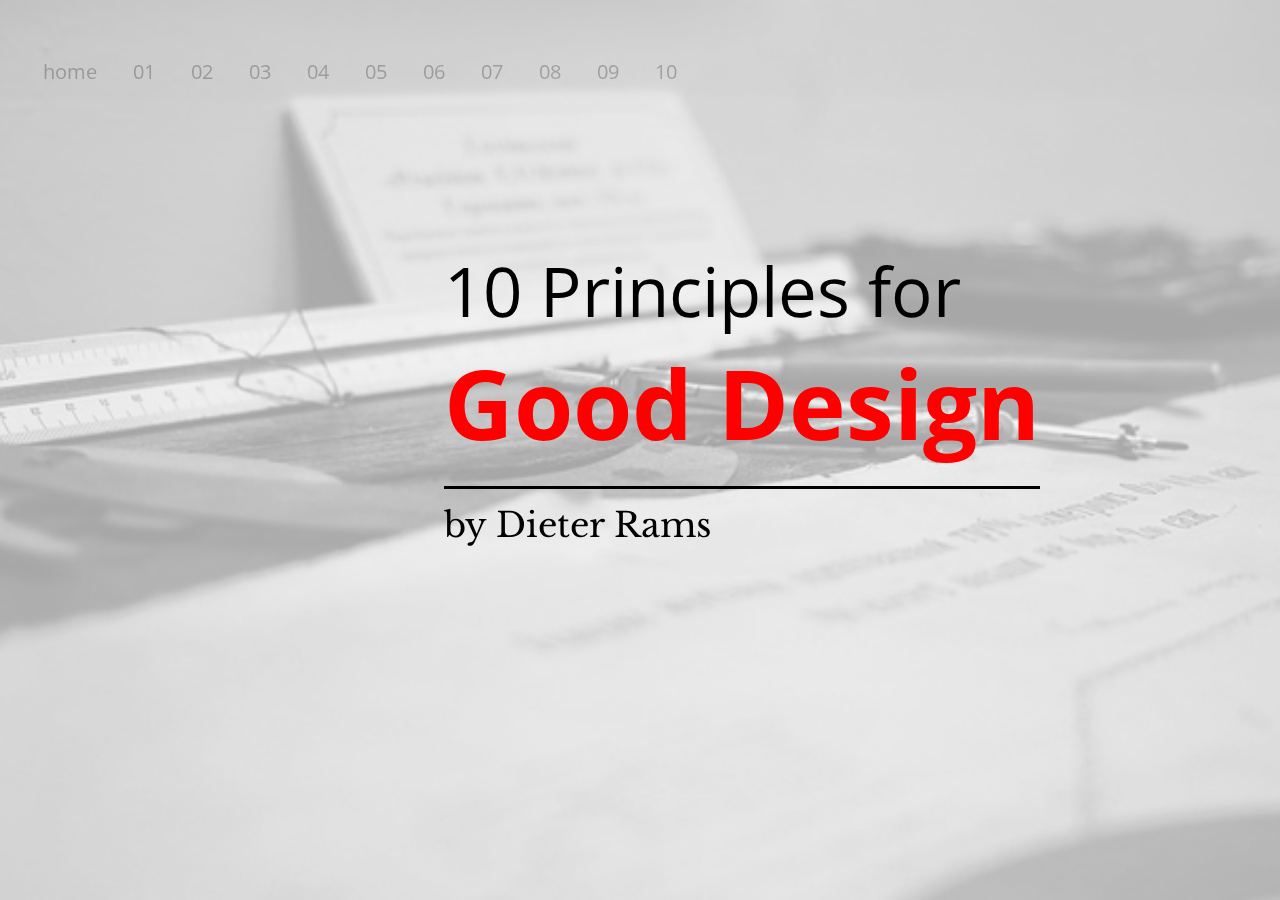
<file: index.html>
<!DOCTYPE html>
<html lang="en">
<head>
   <meta charset="UTF-8">
   <title>10 Principles for Good Design</title>
   <link rel="stylesheet" href="css/base.css">
   <link rel="stylesheet" href="css/main.css">
   <link href='http://fonts.googleapis.com/css?family=Open+Sans:600,700' rel='stylesheet' type='text/css'>
   <link href='http://fonts.googleapis.com/css?family=Libre+Baskerville' rel='stylesheet' type='text/css'>
</head>

<body>
   <img src="img/designer-desk.jpg" id="bg" alt="">
   <header>
      <nav>
         <ul>
            <li><a href="index.html">home</a></li>
            <li><a href="one.html">01</a></li>
            <li><a href="two.html">02</a></li>
            <li><a href="three.html">03</a></li>
            <li><a href="four.html">04</a></li>
            <li><a href="five.html">05</a></li>
            <li><a href="six.html">06</a></li>
            <li><a href="seven.html">07</a></li>
            <li><a href="eight.html">08</a></li>
            <li><a href="nine.html">09</a></li>
            <li><a href="ten.html">10</a></li>
         </ul>
      </nav>
   </header>
   <div>
      <style scoped type="text/css">
         h1 {
            font: 69px "Open Sans", sans-serif;
            padding-bottom: 18px
         }
         span {
            font: bold 96px "Open Sans", sans-serif;
            color: red;
         }
         h2 {
            font: 34px "Libre Baskerville", serif;
            border-top: 3px solid black;
            padding-top: 15px
         }
         div {float: right; padding: 140px 240px}

         @media screen and (max-width: 1180px) {
            h1 {font: 63px "Open Sans", sans-serif}
            span {font: bold 89px "Open Sans", sans-serif}
            h2 {font: 32px "Libre Baskerville", serif}
            div {float: right; padding: 140px 180px}
         }

         @media screen and (max-width: 950px) {
            h1 {font: 54px "Open Sans", sans-serif}
            span {font: bold 76px "Open Sans", sans-serif;}
            h2 {font: 24px "Libre Baskerville", serif;}
            div {float: right; padding: 140px 140px}
         }
      </style>
      <h1>10 Principles for<br><span>Good Design</span></h1>
      <h2>by Dieter Rams</h2>
   </div>
</body>
</html>
</file>
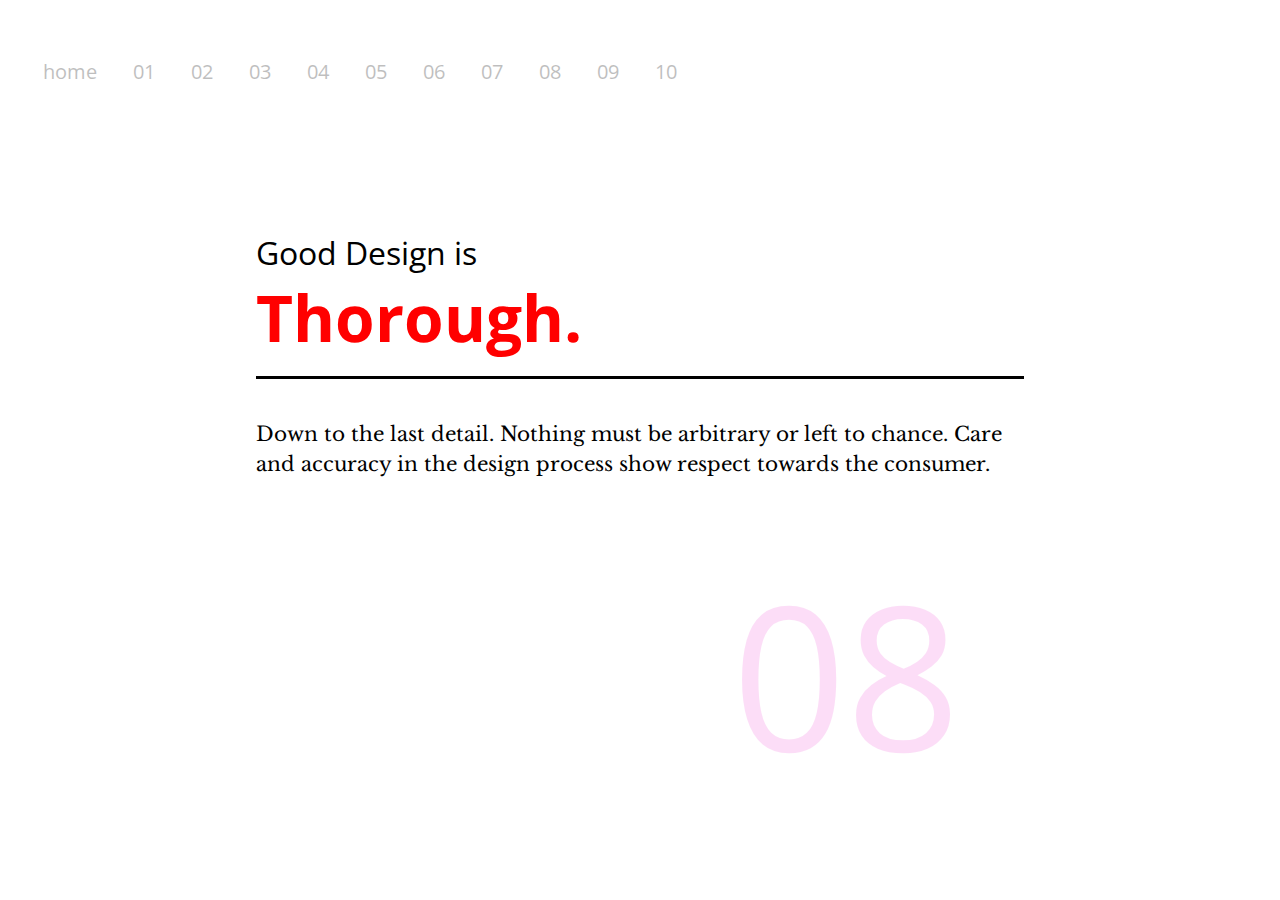
<file: eight.html>
<!DOCTYPE html>
<html lang="en">
<head>
   <meta charset="UTF-8">
   <title>Good Design | Principle 8</title>
   <link rel="stylesheet" href="css/base.css">
   <link rel="stylesheet" href="css/main.css">
   <link href='http://fonts.googleapis.com/css?family=Open+Sans:600,700' rel='stylesheet' type='text/css'>
   <link href='http://fonts.googleapis.com/css?family=Libre+Baskerville' rel='stylesheet' type='text/css'>
</head>

<body>
   <header>
      <nav>
         <ul>
            <li><a href="index.html">home</a></li>
            <li><a href="one.html">01</a></li>
            <li><a href="two.html">02</a></li>
            <li><a href="three.html">03</a></li>
            <li><a href="four.html">04</a></li>
            <li><a href="five.html">05</a></li>
            <li><a href="six.html">06</a></li>
            <li><a href="seven.html">07</a></li>
            <li><a href="eight.html">08</a></li>
            <li><a href="nine.html">09</a></li>
            <li><a href="ten.html">10</a></li>
         </ul>
      </nav>
   </header>
   <div class="principle">
      <h1>08</h1>
      <h2>Good Design is<br><span>Thorough.</span></h2>
      <p>Down to the last detail. Nothing must be arbitrary or left to chance. Care and accuracy in the design process show respect towards the consumer.</p>
   </div>
</body>
</html>
</file>
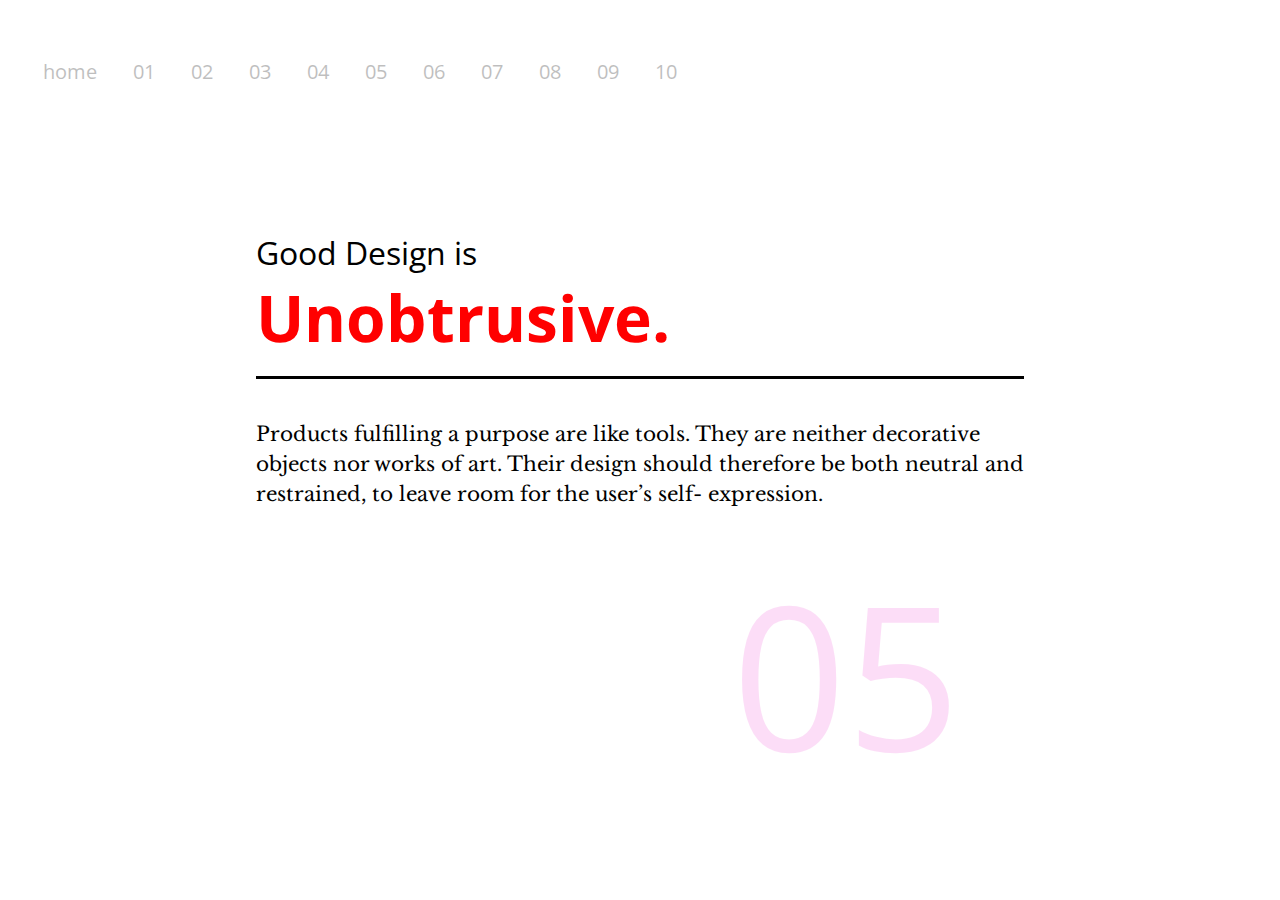
<file: five.html>
<!DOCTYPE html>
<html lang="en">
<head>
   <meta charset="UTF-8">
   <title>Good Design | Principle 5</title>
   <link rel="stylesheet" href="css/base.css">
   <link rel="stylesheet" href="css/main.css">
   <link href='http://fonts.googleapis.com/css?family=Open+Sans:600,700' rel='stylesheet' type='text/css'>
   <link href='http://fonts.googleapis.com/css?family=Libre+Baskerville' rel='stylesheet' type='text/css'>
</head>

<body>
   <header>
      <nav>
         <ul>
            <li><a href="index.html">home</a></li>
            <li><a href="one.html">01</a></li>
            <li><a href="two.html">02</a></li>
            <li><a href="three.html">03</a></li>
            <li><a href="four.html">04</a></li>
            <li><a href="five.html">05</a></li>
            <li><a href="six.html">06</a></li>
            <li><a href="seven.html">07</a></li>
            <li><a href="eight.html">08</a></li>
            <li><a href="nine.html">09</a></li>
            <li><a href="ten.html">10</a></li>
         </ul>
      </nav>
   </header>
   <div class="principle">
      <h1>05</h1>
      <h2>Good Design is<br><span>Unobtrusive.</span></h2>
      <p>Products fulfilling a purpose are like tools. They are neither decorative objects nor works of art. Their design should therefore be both neutral and restrained, to leave room for the user’s self- expression.</p>
   </div>
</body>
</html>
</file>
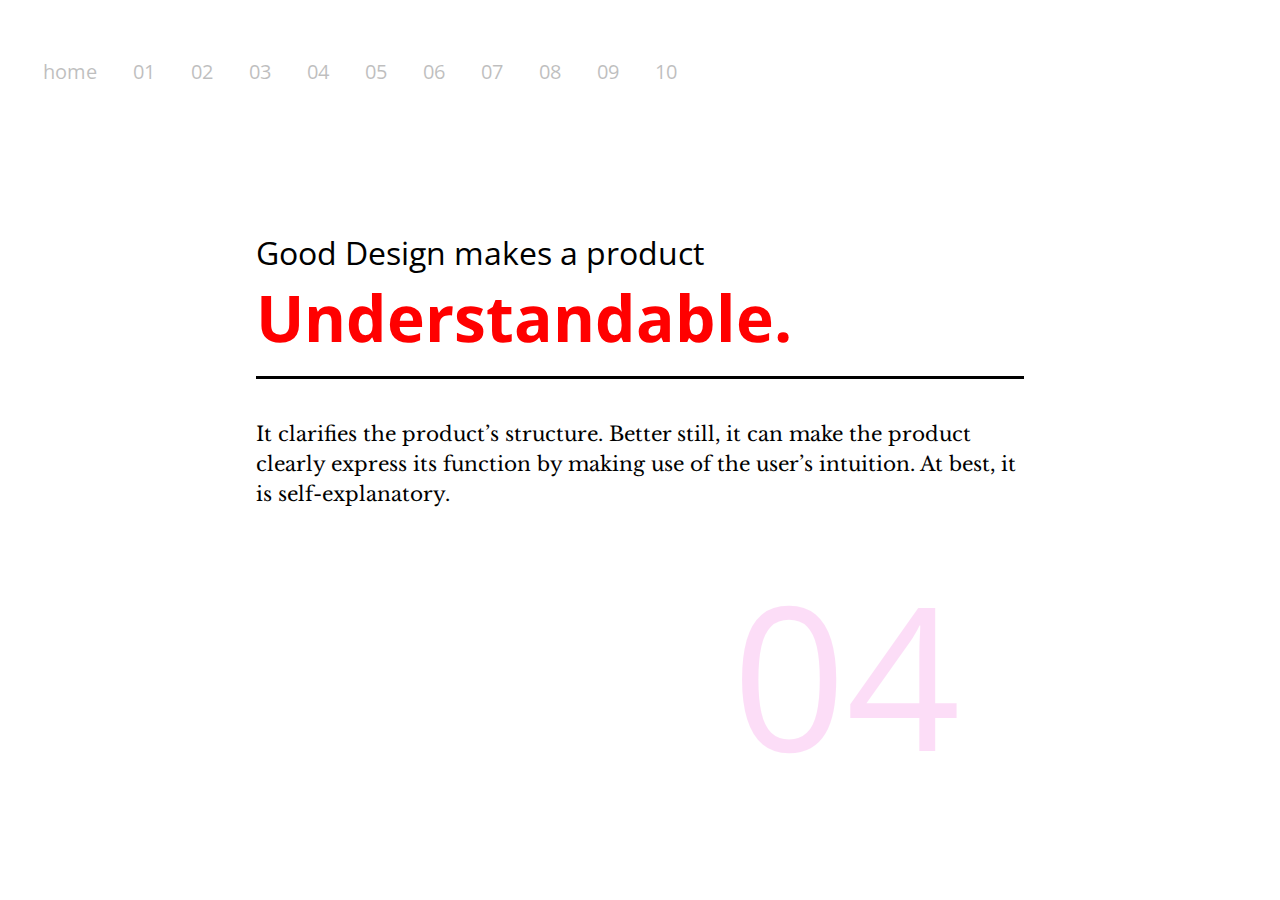
<file: four.html>
<!DOCTYPE html>
<html lang="en">
<head>
   <meta charset="UTF-8">
   <title>Good Design | Principle 4</title>
   <link rel="stylesheet" href="css/base.css">
   <link rel="stylesheet" href="css/main.css">
   <link href='http://fonts.googleapis.com/css?family=Open+Sans:600,700' rel='stylesheet' type='text/css'>
   <link href='http://fonts.googleapis.com/css?family=Libre+Baskerville' rel='stylesheet' type='text/css'>
</head>

<body>
   <header>
      <nav>
         <ul>
            <li><a href="index.html">home</a></li>
            <li><a href="one.html">01</a></li>
            <li><a href="two.html">02</a></li>
            <li><a href="three.html">03</a></li>
            <li><a href="four.html">04</a></li>
            <li><a href="five.html">05</a></li>
            <li><a href="six.html">06</a></li>
            <li><a href="seven.html">07</a></li>
            <li><a href="eight.html">08</a></li>
            <li><a href="nine.html">09</a></li>
            <li><a href="ten.html">10</a></li>
         </ul>
      </nav>
   </header>
   <div class="principle">
      <h1>04</h1>
      <h2>Good Design makes a product<br><span>Understandable.</span></h2>
      <p>It clarifies the product’s structure. Better still, it can make the product clearly express its function by making use of the user’s intuition. At best, it is self-explanatory.</p>
   </div>
</body>
</html>
</file>
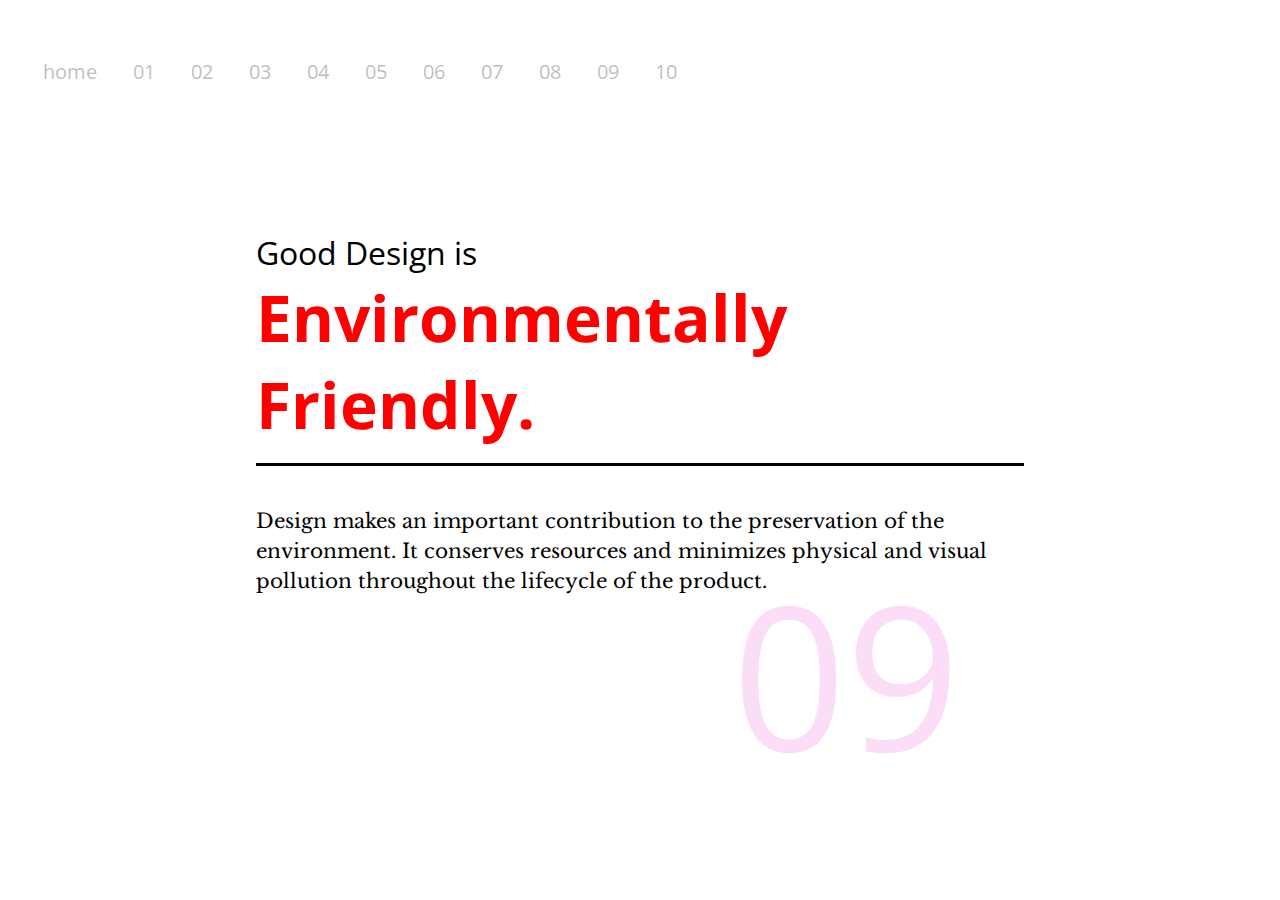
<file: nine.html>
<!DOCTYPE html>
<html lang="en">
<head>
   <meta charset="UTF-8">
   <title>Good Design | Principle 9</title>
   <link rel="stylesheet" href="css/base.css">
   <link rel="stylesheet" href="css/main.css">
   <link href='http://fonts.googleapis.com/css?family=Open+Sans:600,700' rel='stylesheet' type='text/css'>
   <link href='http://fonts.googleapis.com/css?family=Libre+Baskerville' rel='stylesheet' type='text/css'>
</head>

<body>
   <header>
      <nav>
         <ul>
            <li><a href="index.html">home</a></li>
            <li><a href="one.html">01</a></li>
            <li><a href="two.html">02</a></li>
            <li><a href="three.html">03</a></li>
            <li><a href="four.html">04</a></li>
            <li><a href="five.html">05</a></li>
            <li><a href="six.html">06</a></li>
            <li><a href="seven.html">07</a></li>
            <li><a href="eight.html">08</a></li>
            <li><a href="nine.html">09</a></li>
            <li><a href="ten.html">10</a></li>
         </ul>
      </nav>
   </header>
   <div class="principle">
      <h1>09</h1>
      <h2>Good Design is<br><span>Environmentally Friendly.</span></h2>
      <p>Design makes an important contribution to the preservation of the environment. It conserves resources and minimizes physical and visual pollution throughout the lifecycle of the product.</p>
   </div>
</body>
</html>
</file>
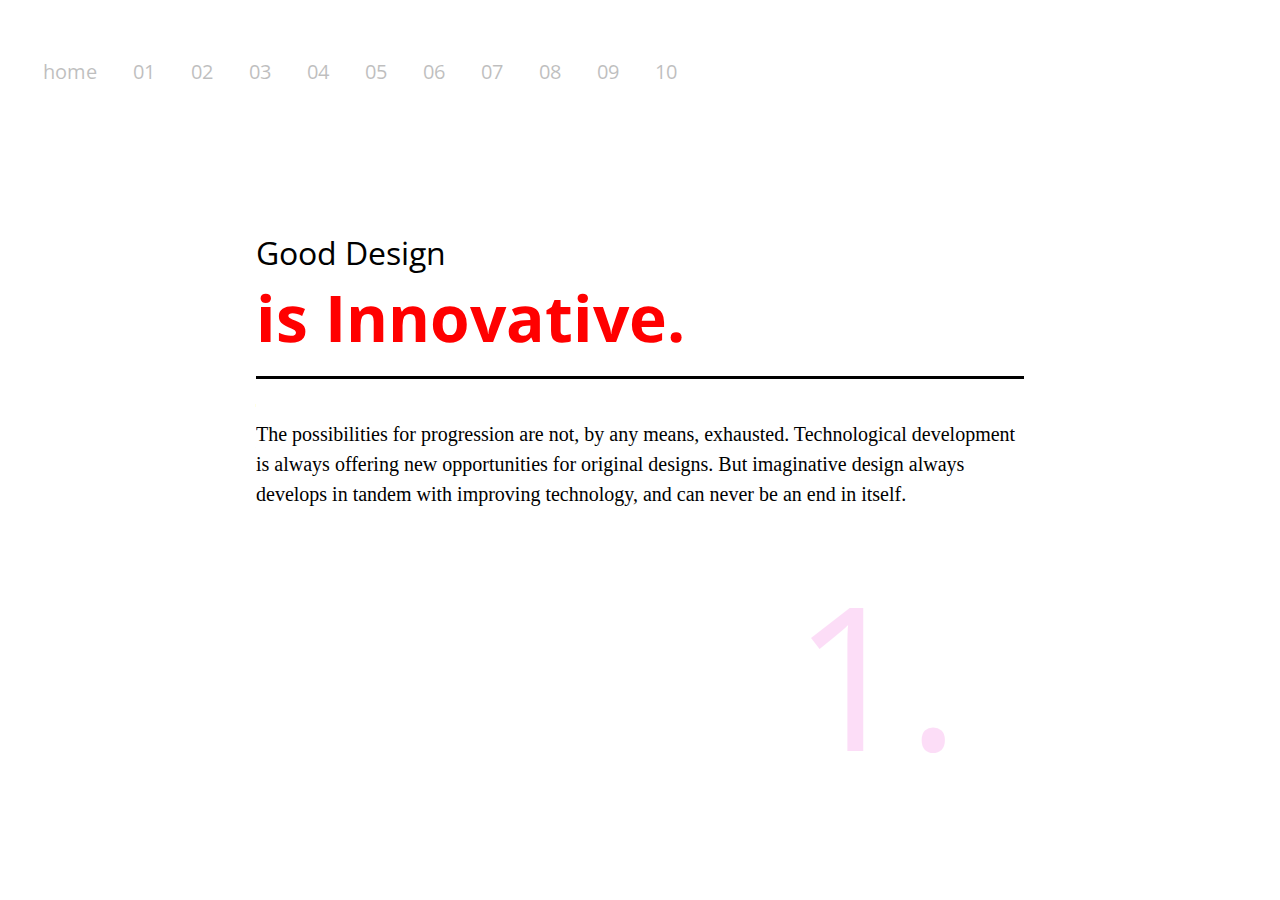
<file: one.html>
<!DOCTYPE html>
<html lang="en">
<head>
   <meta charset="UTF-8">
   <title>Good Design | Principle 1</title>
   <link rel="stylesheet" href="css/base.css">
   <link rel="stylesheet" href="css/main.css">
   <link href='http://fonts.googleapis.com/css?family=Open+Sans:600,700' rel='stylesheet' type='text/css'>
</head>

<body>
   <header>
      <nav>
         <ul>
            <li><a href="index.html">home</a></li>
            <li><a href="one.html">01</a></li>
            <li><a href="two.html">02</a></li>
            <li><a href="three.html">03</a></li>
            <li><a href="four.html">04</a></li>
            <li><a href="five.html">05</a></li>
            <li><a href="six.html">06</a></li>
            <li><a href="seven.html">07</a></li>
            <li><a href="eight.html">08</a></li>
            <li><a href="nine.html">09</a></li>
            <li><a href="ten.html">10</a></li>
         </ul>
      </nav>
   </header>
   <div class="principle">
      <h1>1.</h1>
      <h2>Good Design<br><span>is Innovative.</span></h2>
      <p>The possibilities for progression are not, by any means, exhausted. Technological development is always offering new opportunities for original designs. But imaginative design always develops in tandem with improving technology, and can never be an end in itself.</p>
   </div>
</body>
</html>
</file>
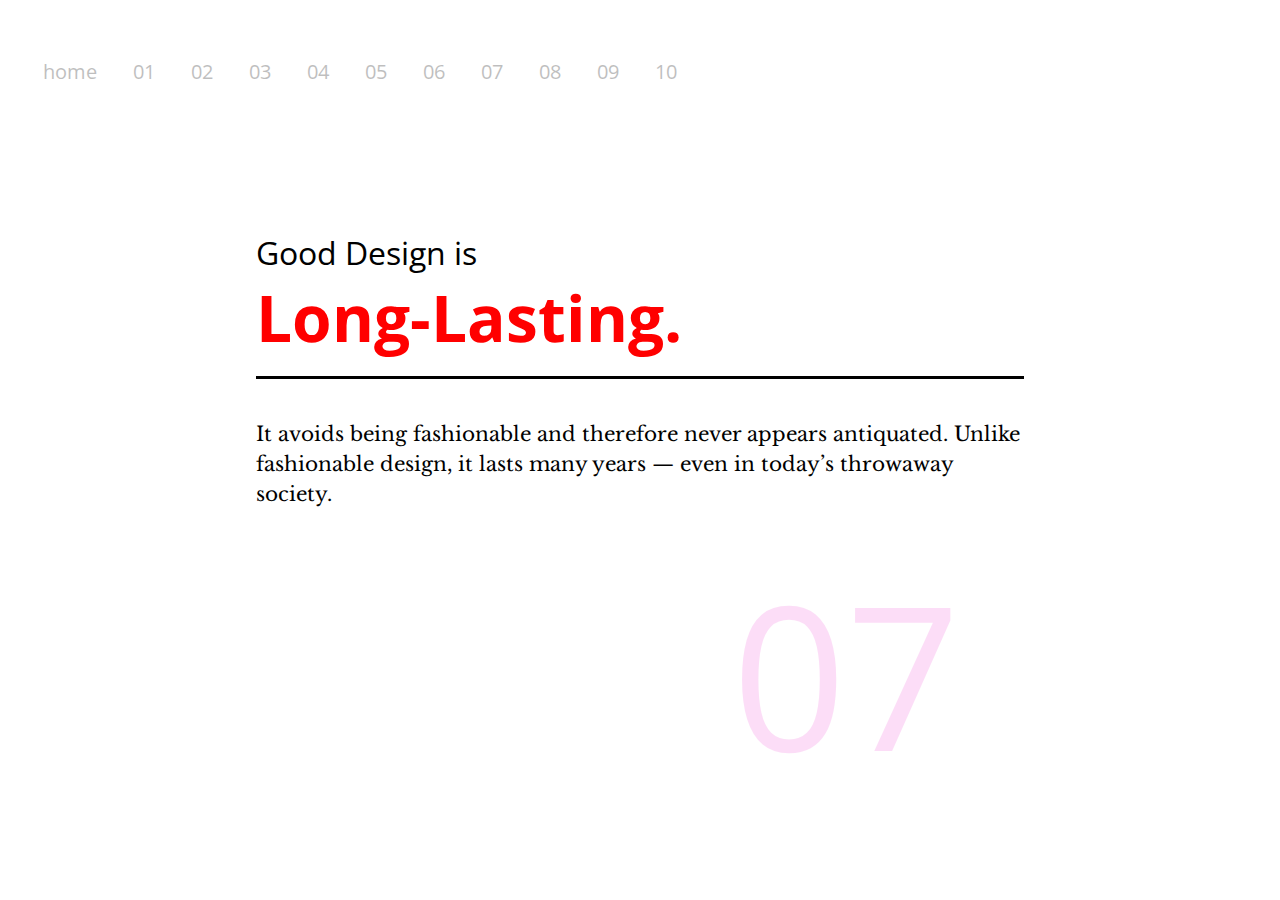
<file: seven.html>
<!DOCTYPE html>
<html lang="en">
<head>
   <meta charset="UTF-8">
   <title>Good Design | Principle 7</title>
   <link rel="stylesheet" href="css/base.css">
   <link rel="stylesheet" href="css/main.css">
   <link href='http://fonts.googleapis.com/css?family=Open+Sans:600,700' rel='stylesheet' type='text/css'>
   <link href='http://fonts.googleapis.com/css?family=Libre+Baskerville' rel='stylesheet' type='text/css'>
</head>

<body>
   <header>
      <nav>
         <ul>
            <li><a href="index.html">home</a></li>
            <li><a href="one.html">01</a></li>
            <li><a href="two.html">02</a></li>
            <li><a href="three.html">03</a></li>
            <li><a href="four.html">04</a></li>
            <li><a href="five.html">05</a></li>
            <li><a href="six.html">06</a></li>
            <li><a href="seven.html">07</a></li>
            <li><a href="eight.html">08</a></li>
            <li><a href="nine.html">09</a></li>
            <li><a href="ten.html">10</a></li>
         </ul>
      </nav>
   </header>
   <div class="principle">
      <h1>07</h1>
      <h2>Good Design is<br><span>Long-Lasting.</span></h2>
      <p>It avoids being fashionable and therefore never appears antiquated. Unlike fashionable design, it lasts many years — even in today’s throwaway society.</p>
   </div>
</body>
</html>
</file>
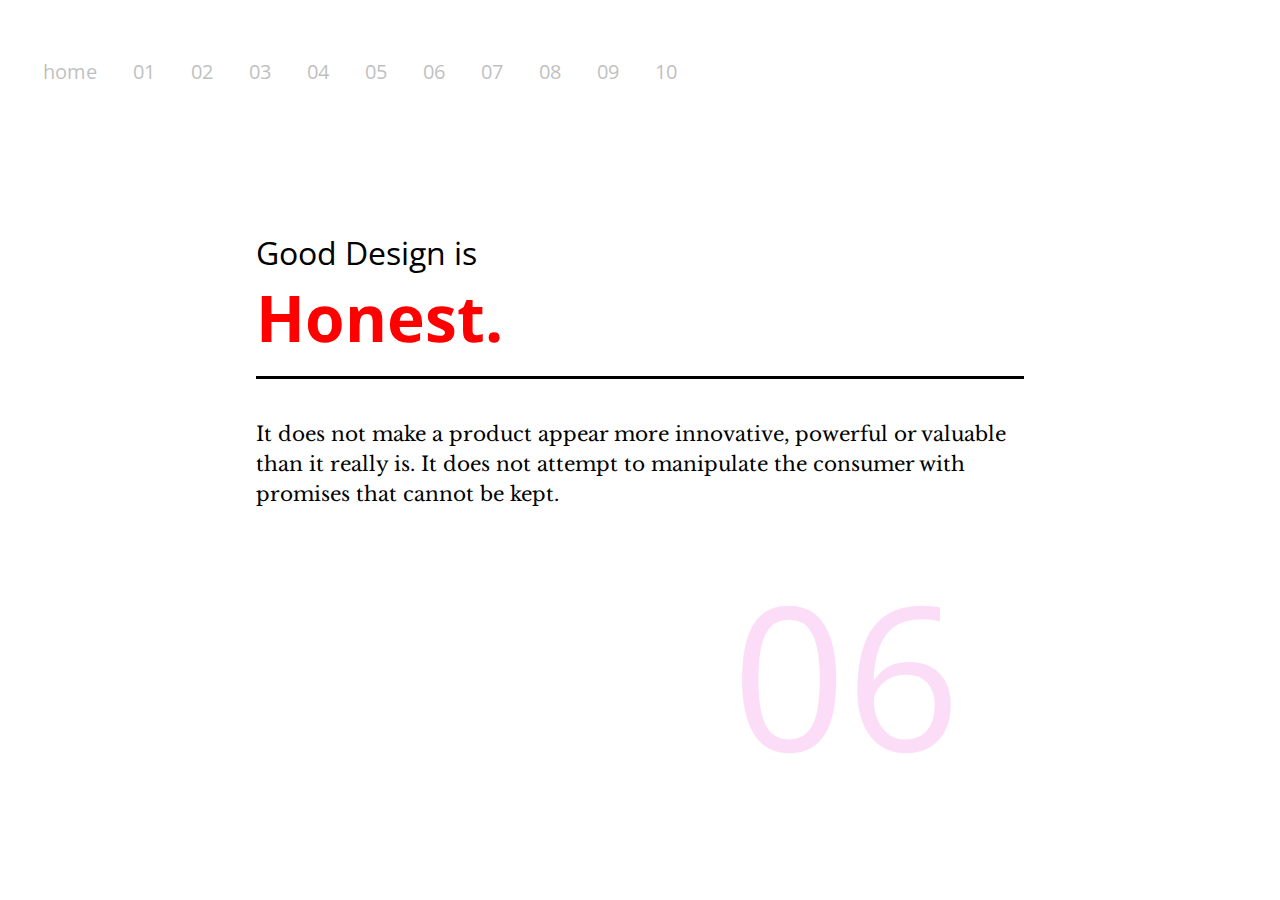
<file: six.html>
<!DOCTYPE html>
<html lang="en">
<head>
   <meta charset="UTF-8">
   <title>Good Design | Principle 6</title>
   <link rel="stylesheet" href="css/base.css">
   <link rel="stylesheet" href="css/main.css">
   <link href='http://fonts.googleapis.com/css?family=Open+Sans:600,700' rel='stylesheet' type='text/css'>
   <link href='http://fonts.googleapis.com/css?family=Libre+Baskerville' rel='stylesheet' type='text/css'>
</head>

<body>
   <header>
      <nav>
         <ul>
            <li><a href="index.html">home</a></li>
            <li><a href="one.html">01</a></li>
            <li><a href="two.html">02</a></li>
            <li><a href="three.html">03</a></li>
            <li><a href="four.html">04</a></li>
            <li><a href="five.html">05</a></li>
            <li><a href="six.html">06</a></li>
            <li><a href="seven.html">07</a></li>
            <li><a href="eight.html">08</a></li>
            <li><a href="nine.html">09</a></li>
            <li><a href="ten.html">10</a></li>
         </ul>
      </nav>
   </header>
   <div class="principle">
      <h1>06</h1>
      <h2>Good Design is<br><span>Honest.</span></h2>
      <p>It does not make a product appear more innovative, powerful or valuable than it really is. It does not attempt to manipulate the consumer with promises that cannot be kept.</p>
   </div>
</body>
</html>
</file>
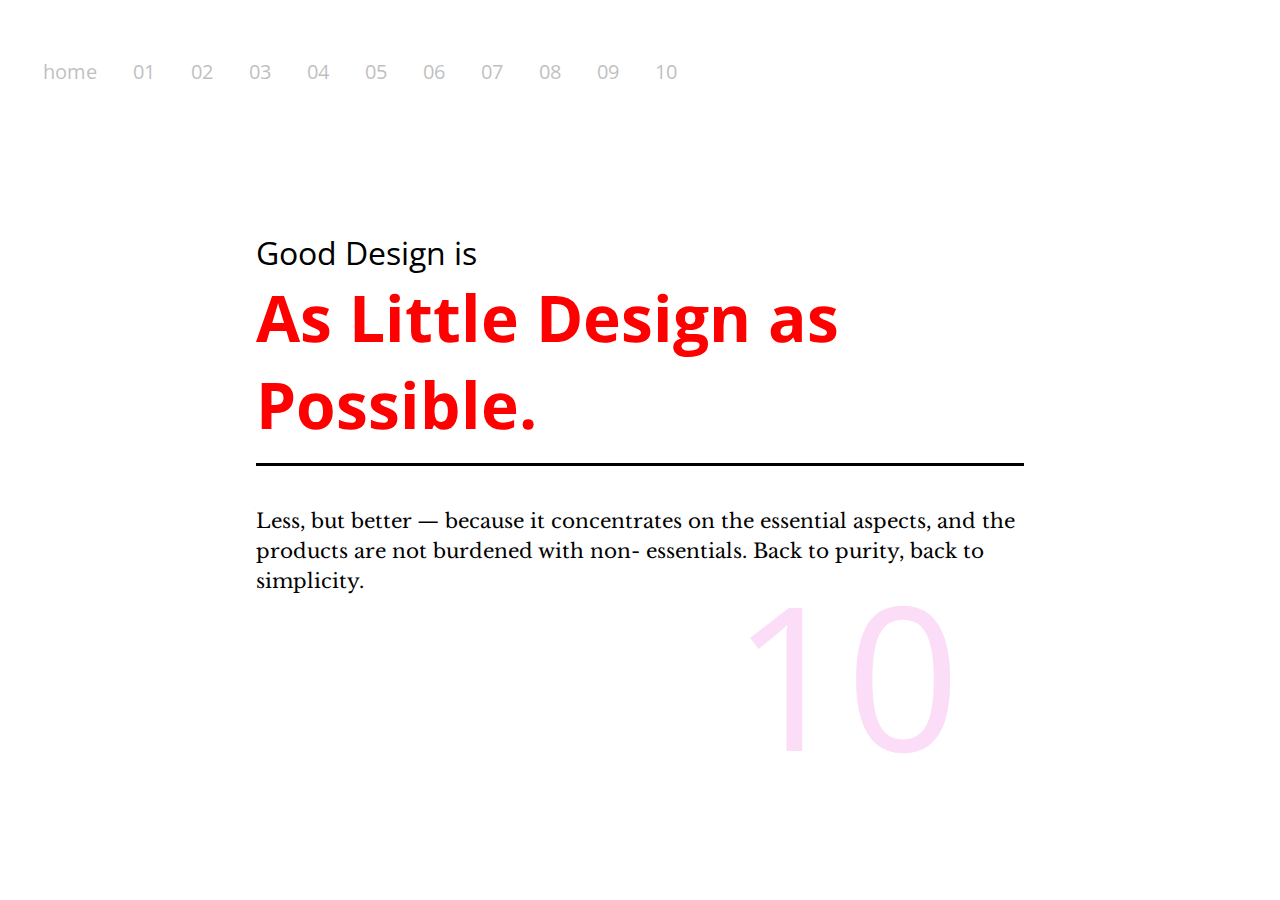
<file: ten.html>
<!DOCTYPE html>
<html lang="en">
<head>
   <meta charset="UTF-8">
   <title>Good Design | Principle 10</title>
   <link rel="stylesheet" href="css/base.css">
   <link rel="stylesheet" href="css/main.css">
   <link href='http://fonts.googleapis.com/css?family=Open+Sans:600,700' rel='stylesheet' type='text/css'>
   <link href='http://fonts.googleapis.com/css?family=Libre+Baskerville' rel='stylesheet' type='text/css'>
</head>

<body>
   <header>
      <nav>
         <ul>
            <li><a href="index.html">home</a></li>
            <li><a href="one.html">01</a></li>
            <li><a href="two.html">02</a></li>
            <li><a href="three.html">03</a></li>
            <li><a href="four.html">04</a></li>
            <li><a href="five.html">05</a></li>
            <li><a href="six.html">06</a></li>
            <li><a href="seven.html">07</a></li>
            <li><a href="eight.html">08</a></li>
            <li><a href="nine.html">09</a></li>
            <li><a href="ten.html">10</a></li>
         </ul>
      </nav>
   </header>
   <div class="principle">
      <h1>10</h1>
      <h2>Good Design is<br><span>As Little Design as Possible.</span></h2>
      <p>Less, but better — because it concentrates on the essential aspects, and the products are not burdened with non- essentials. Back to purity, back to simplicity.</p>
   </div>
</body>
</html>
</file>
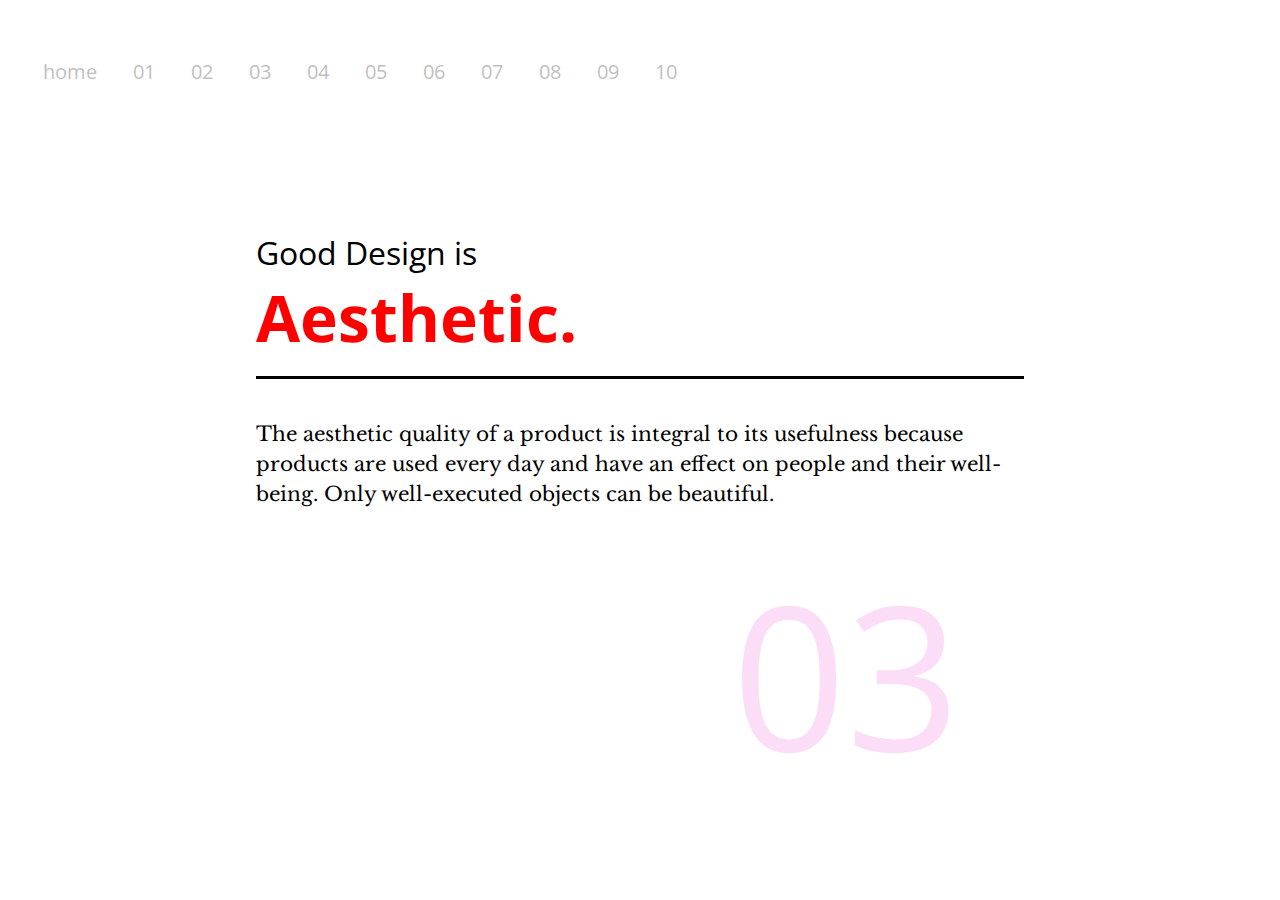
<file: three.html>
<!DOCTYPE html>
<html lang="en">
<head>
   <meta charset="UTF-8">
   <title>Good Design | Principle 3</title>
   <link rel="stylesheet" href="css/base.css">
   <link rel="stylesheet" href="css/main.css">
   <link href='http://fonts.googleapis.com/css?family=Open+Sans:600,700' rel='stylesheet' type='text/css'>
   <link href='http://fonts.googleapis.com/css?family=Libre+Baskerville' rel='stylesheet' type='text/css'>
</head>

<body>
   <header>
      <nav>
         <ul>
            <li><a href="index.html">home</a></li>
            <li><a href="one.html">01</a></li>
            <li><a href="two.html">02</a></li>
            <li><a href="three.html">03</a></li>
            <li><a href="four.html">04</a></li>
            <li><a href="five.html">05</a></li>
            <li><a href="six.html">06</a></li>
            <li><a href="seven.html">07</a></li>
            <li><a href="eight.html">08</a></li>
            <li><a href="nine.html">09</a></li>
            <li><a href="ten.html">10</a></li>
         </ul>
      </nav>
   </header>
   <div class="principle">
      <h1>03</h1>
      <h2>Good Design is<br><span>Aesthetic.</span></h2>
      <p>The aesthetic quality of a product is integral to its usefulness because products are used every day and have an effect on people and their well-being. Only well-executed objects can be beautiful.</p>
   </div>
</body>
</html>
</file>
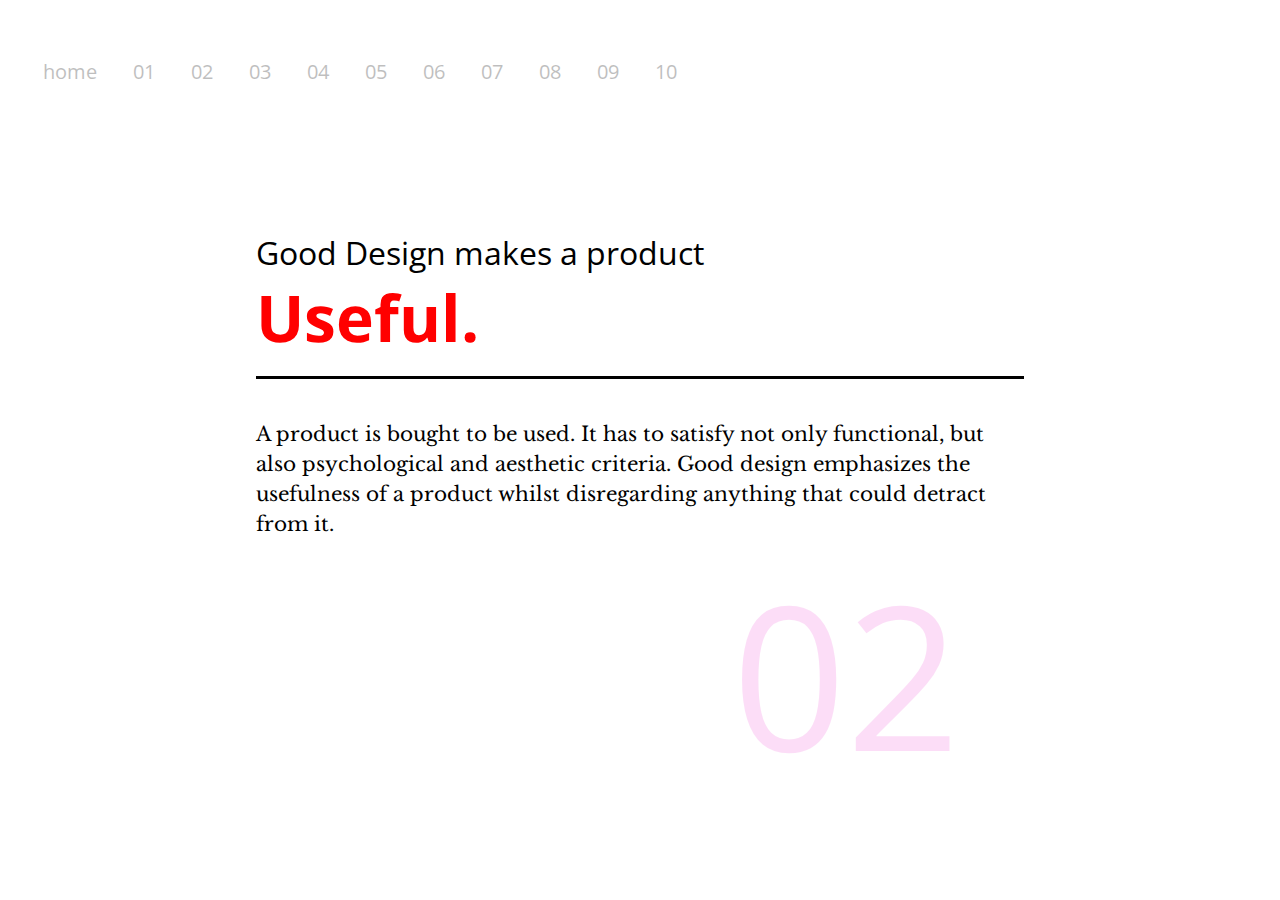
<file: two.html>
<!DOCTYPE html>
<html lang="en">
<head>
   <meta charset="UTF-8">
   <title>Good Design | Principle 2</title>
   <link rel="stylesheet" href="css/base.css">
   <link rel="stylesheet" href="css/main.css">
   <link href='http://fonts.googleapis.com/css?family=Open+Sans:600,700' rel='stylesheet' type='text/css'>
   <link href='http://fonts.googleapis.com/css?family=Libre+Baskerville' rel='stylesheet' type='text/css'>
</head>

<body>
   <header>
      <nav>
         <ul>
            <li><a href="index.html">home</a></li>
            <li><a href="one.html">01</a></li>
            <li><a href="two.html">02</a></li>
            <li><a href="three.html">03</a></li>
            <li><a href="four.html">04</a></li>
            <li><a href="five.html">05</a></li>
            <li><a href="six.html">06</a></li>
            <li><a href="seven.html">07</a></li>
            <li><a href="eight.html">08</a></li>
            <li><a href="nine.html">09</a></li>
            <li><a href="ten.html">10</a></li>
         </ul>
      </nav>
   </header>
   <div class="principle">
      <h1>02</h1>
      <h2>Good Design makes a product<br><span>Useful.</span></h2>
      <p>A product is bought to be used. It has to satisfy not only functional, but also psychological and aesthetic criteria. Good design emphasizes the usefulness of a product whilst disregarding anything that could detract from it.</p>
   </div>
</body>
</html>
</file>
<file: css/main.css>
/* styles for navigation bar  */
nav {
  padding-left: 25px;
  padding-top: 40px;
}

ul > li {
  display: inline;
  float: left;
  padding: 18px;
  font: 20px "Open Sans", sans-serif;
}
ul > li > a {
  color: black;
  opacity: 0.25;
  text-decoration: none;
  transition: 0.5s;
}
ul > li > a :hover {
  opacity: 0.55;
}

/*styles for principle pages*/
.principle {
  float: right;
  margin: 10% 20%;
}
.principle h2 {
  font: 32px "Open Sans", sans-serif;
  padding-bottom: 15px;
}
.principle span {
  font: bold 64px "Open Sans", sans-serif;
  color: red;
}
.principle p {
  font: 20px/30px "Libre Baskerville", serif;
  padding-top: 40px;
  border-top: 3px solid black;
}
.principle h1 {
  font: 200px "Open Sans", sans-serif;
  color: #EE26CD;
  opacity: 0.15;
  z-index: -1;
  position: absolute;
  bottom: 10%;
  right: 25%;
}

/*responsive background images*/
#bg {
  position: fixed;
  top: 0;
  left: 0;
  min-width: 100%;
  min-height: 100%;
  z-index: -2;
  opacity: 0.4;
}
</file>
<file: css/base.css>
/* http://meyerweb.com/eric/tools/css/reset/
   v2.0 | 20110126
   License: none (public domain)
*/

html, body, div, span, applet, object, iframe,
h1, h2, h3, h4, h5, h6, p, blockquote, pre,
a, abbr, acronym, address, big, cite, code,
del, dfn, em, img, ins, kbd, q, s, samp,
small, strike, strong, sub, sup, tt, var,
b, u, i, center,
dl, dt, dd, ol, ul, li,
fieldset, form, label, legend,
table, caption, tbody, tfoot, thead, tr, th, td,
article, aside, canvas, details, embed,
figure, figcaption, footer, header, hgroup,
menu, nav, output, ruby, section, summary,
time, mark, audio, video {
   margin: 0;
   padding: 0;
   border: 0;
   font-size: 100%;
   font: inherit;
   vertical-align: baseline;
}
/* HTML5 display-role reset for older browsers */
article, aside, details, figcaption, figure,
footer, header, hgroup, menu, nav, section {
   display: block;
}
body {
   line-height: 1;
}
ol, ul {
   list-style: none;
}
blockquote, q {
   quotes: none;
}
blockquote:before, blockquote:after,
q:before, q:after {
   content: '';
   content: none;
}
table {
   border-collapse: collapse;
   border-spacing: 0;
}
</file>
